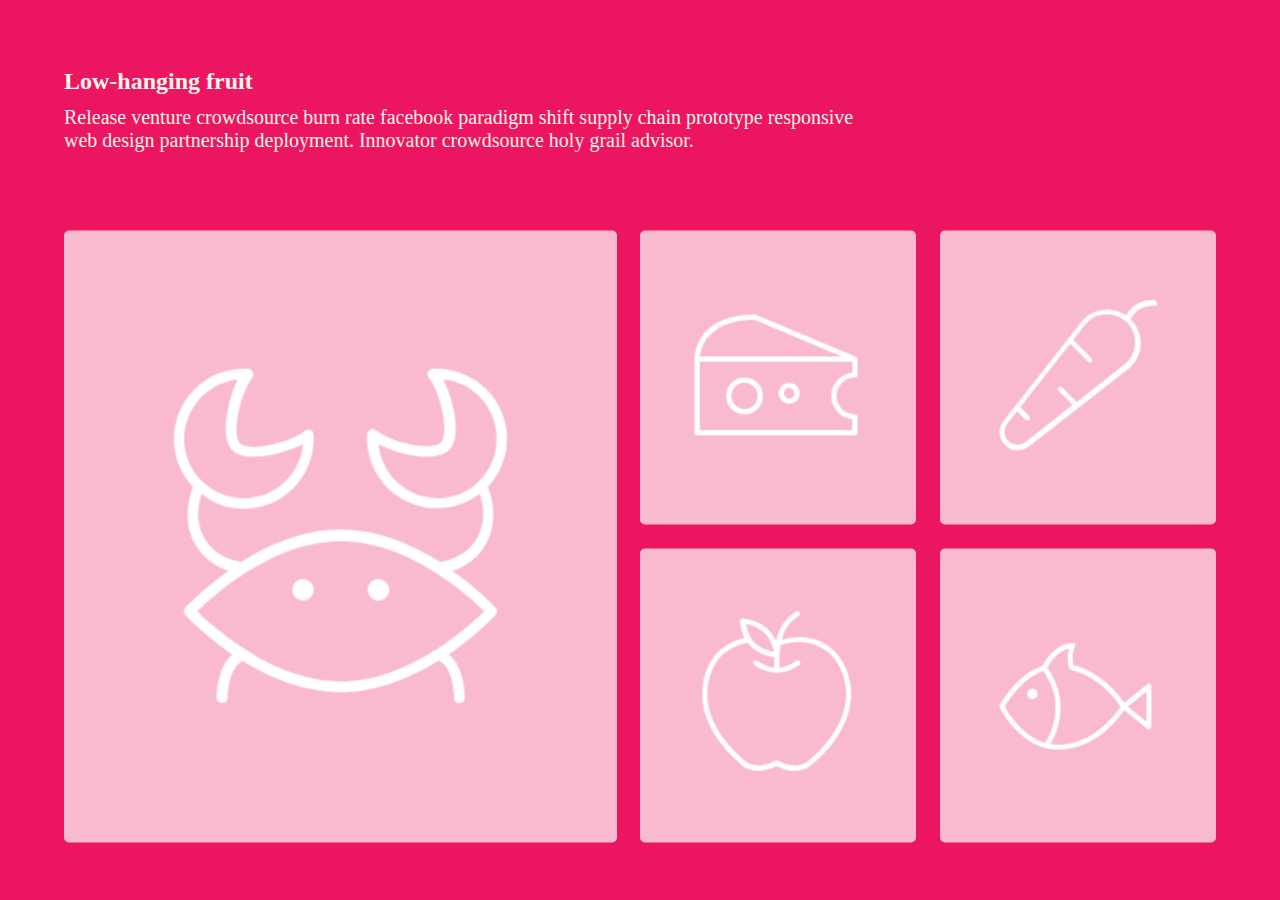
<file: collection-greed/index.html>
<!DOCTYPE html>
<html>
  <head lang="en">
    <meta charset="utf-8">
    <title>Coleection Greed</title>
    <link rel="stylesheet" href="../normalize.css">
    <link rel="stylesheet" href="style/style.css">
  </head>
  <body>
    <div class="wrapper">
      <div class="text">
        <h1>Low-hanging fruit</h1>
        <p>
          Release venture crowdsource burn rate facebook 
          paradigm shift supply chain prototype responsive 
          web design partnership deployment. Innovator 
          crowdsource holy grail advisor.
        </p>
      </div>
      <div class="container">
        <div class="first-collection">
          <img src="images/crab.PNG" alt="crab">
        </div>
        <div class="second-collection">
          <div>
            <img src="images/cheese.PNG" alt="cheese">
          </div>
          <div>
            <img src="images/apple.PNG" alt="apple">
          </div>
        </div>
        <div class="third-collection">
          <div>
            <img src="images/carrot.PNG" alt="carrot">
          </div>          
          <div>
            <img src="images/fish.PNG" alt="fish">
          </div> 
        </div>        
      </div>
    </div>
  </body>
</html>
</file>
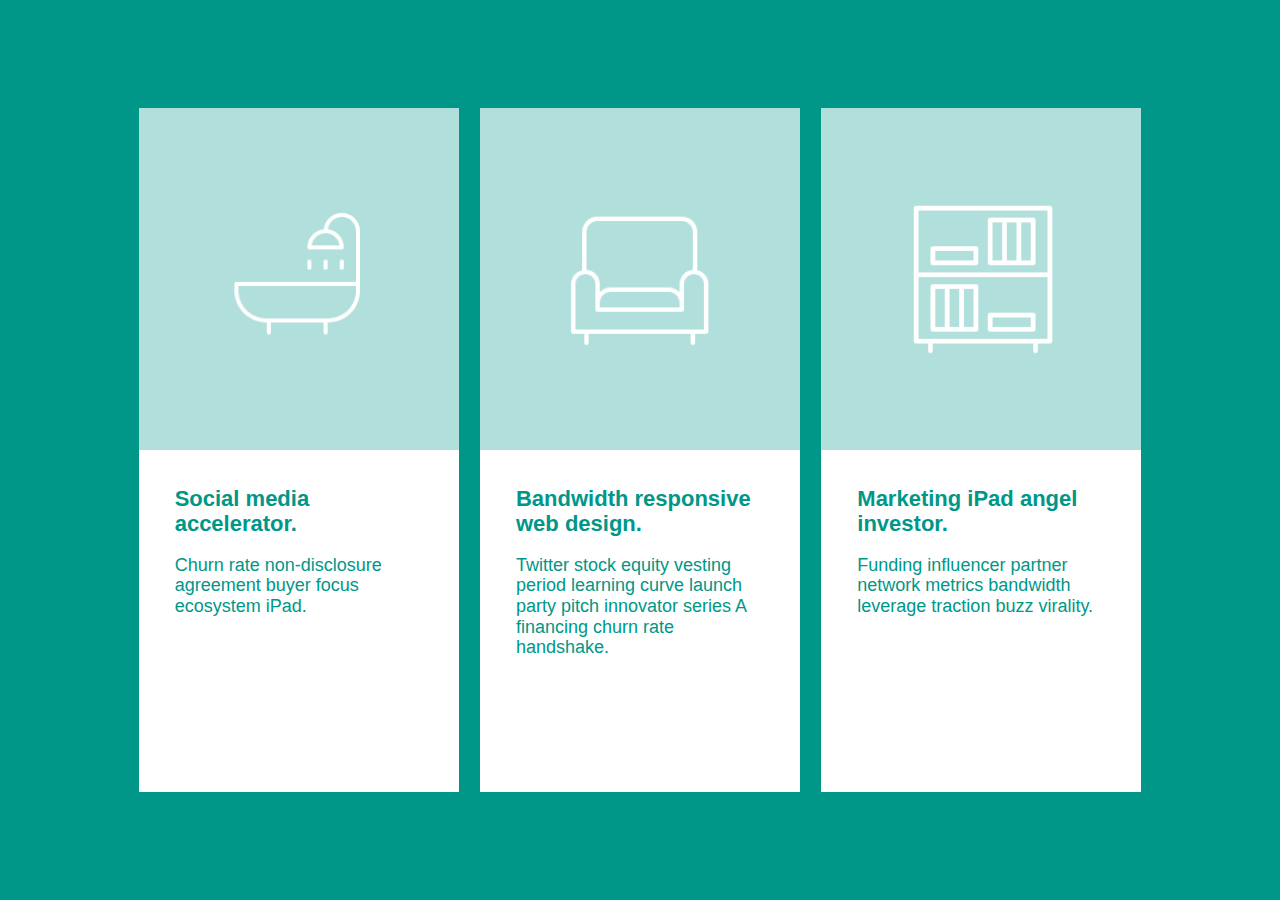
<file: equal-height-elements/index.html>
<!DOCTYPE html>
<html>
  <head lang="en">
    <meta charset="utf-8">
    <title>Equal height Element</title>
    <link rel="stylesheet" href="../normalize.css">
    <link rel="stylesheet" href="style/style.css">
  </head>
  <body>
    <div class="items">
      <div>
        <img src="images/bath.PNG">
      </div>
      <div>
        <span>Social media accelerator.</span>
        <p>
          Churn rate non-disclosure agreement
          buyer focus ecosystem iPad.
        </p>
      </div>
    </div>
    <div class="items">
      <div>
        <img src="images/chair.PNG" alt="chair">
      </div>
      <div>
        <span>Bandwidth responsive web design.</span>
      <p>
        Twitter stock equity vesting period learning 
        curve launch party pitch innovator series A 
        financing churn rate handshake.
      </p>
      </div>
    </div>
    <div class="items">
      <div>
        <img src="images/bookboard.PNG">
      </div>
      <div>
        <span>Marketing iPad angel investor.</span>
        <p>
          Funding influencer partner network metrics 
          bandwidth leverage traction buzz virality.
        </p>
      </div>
    </div>
  </body>
</html>
</file>
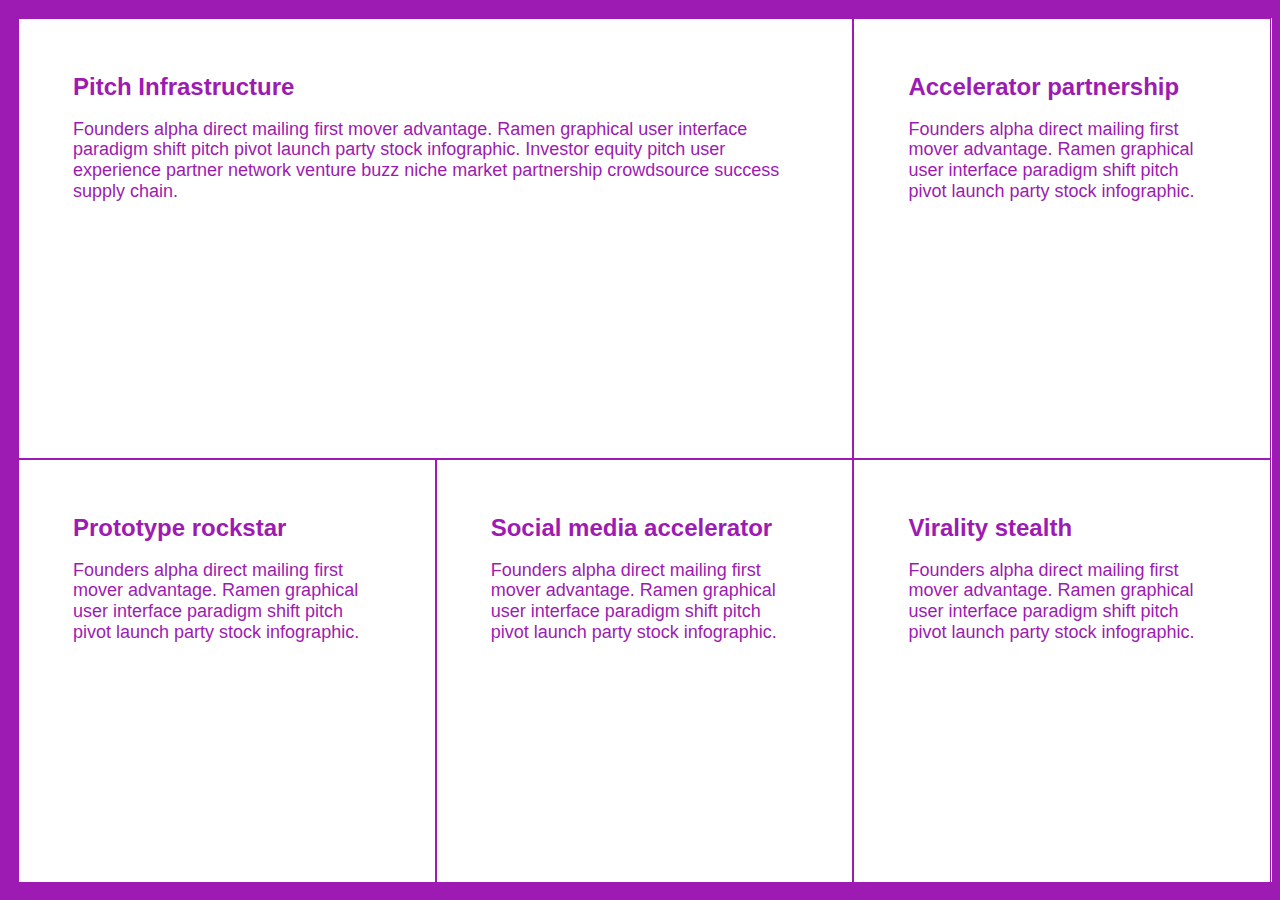
<file: fluid-grid/index.html>
<!DOCTYPE html>
<html>
  <head lang="en">
    <meta charset="utf-8">
    <title>Fluid Grid</title>
    <link rel="stylesheet" href="../normalize.css">
    <link rel="stylesheet" href="style/style.css">
  </head>
  <body>
    <div class="wrapper">
      <div>
        <span>Pitch Infrastructure</span>
        <p>
            Founders alpha direct mailing first mover advantage. 
            Ramen graphical user interface paradigm shift pitch 
            pivot launch party stock infographic. Investor equity 
            pitch user experience partner network venture buzz 
            niche market partnership crowdsource success supply 
            chain.
        </p>
      </div>
      <div>
        <span>Accelerator partnership</span>
        <p>
            Founders alpha direct mailing first mover advantage. 
            Ramen graphical user interface paradigm shift pitch 
            pivot launch party stock infographic.
        </p>
      </div>
      <div>
          <span>Prototype rockstar</span>
          <p>
              Founders alpha direct mailing first mover advantage. 
              Ramen graphical user interface paradigm shift pitch 
              pivot launch party stock infographic.
          </p>
        </div>
      <div>
          <span>Social media accelerator</span>
          <p>
              Founders alpha direct mailing first mover advantage. 
              Ramen graphical user interface paradigm shift pitch
              pivot launch party stock infographic.
          </p>
        </div>
      <div>
          <span>Virality stealth</span>
          <p>
              Founders alpha direct mailing first mover advantage. 
              Ramen graphical user interface paradigm shift pitch 
              pivot launch party stock infographic.
          </p>
      </div>
    </div>
  </body>
</html>
</file>
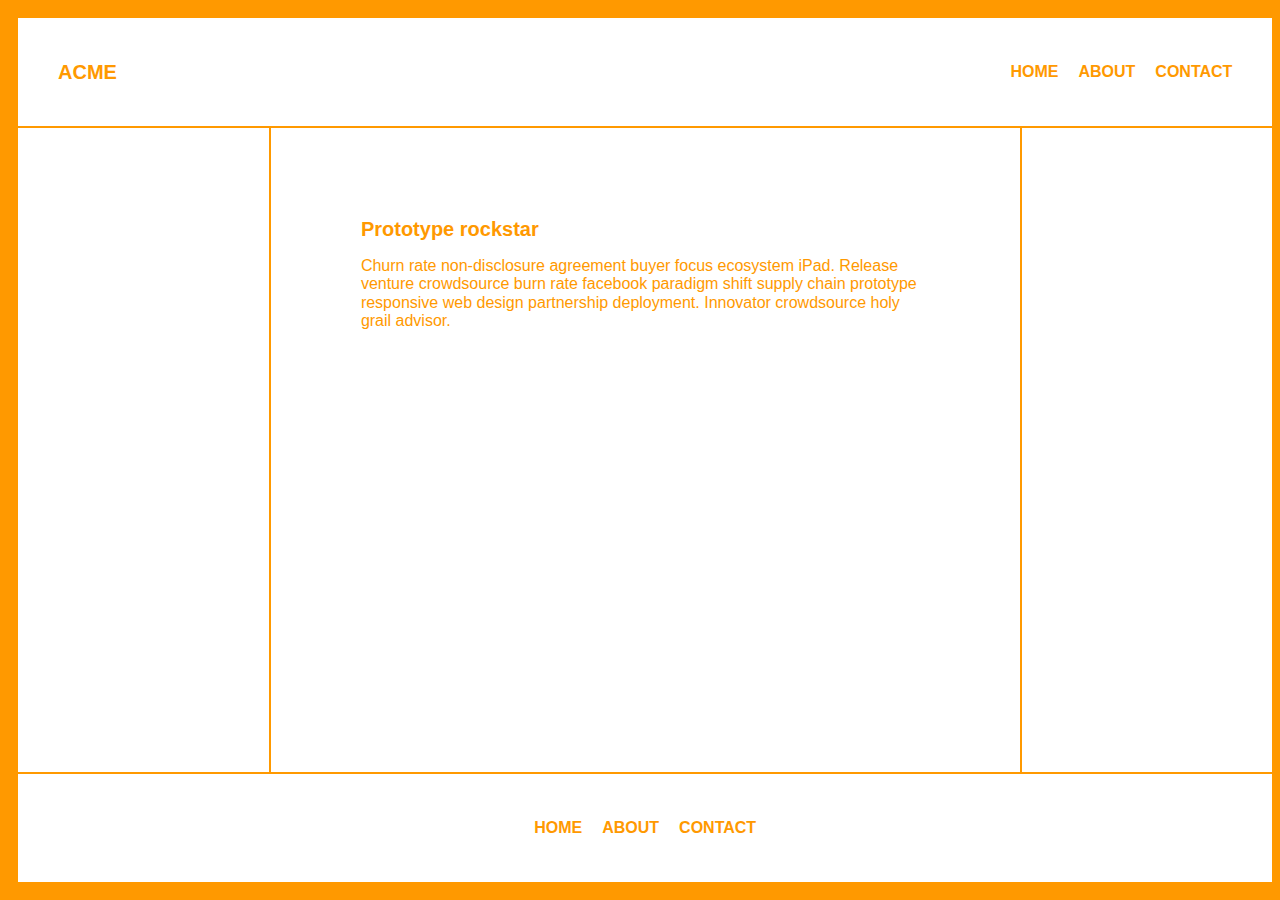
<file: holy-grail/index.html>
<!DOCTYPE html>
<html>
  <head lang="en">
    <meta charset="utf-8">
    <title>Holy Grail</title>
    <link rel="stylesheet" href="../normalize.css">
    <link rel="stylesheet" href="style/style.css">
  </head>
  <body>
    <div class="wrapper">
      <header>
        <span class="logo">ACME</span>
        <nav class="head-navigation">
          <span>HOME</span>
          <span>ABOUT</span>
          <span>CONTACT</span>
        </nav>
      </header>
      <main>     
        <div></div>
        <div class="main-text">
          <span>Prototype rockstar</span>
          <p>
            Churn rate non-disclosure agreement buyer focus 
            ecosystem iPad. Release venture crowdsource burn 
            rate facebook paradigm shift supply chain prototype 
            responsive web design partnership deployment. 
            Innovator crowdsource holy grail advisor.
          </p>
        </div>
        <div></div>
      </main>
      <footer>
        <nav class="foot-navigation">
          <span>HOME</span>
          <span>ABOUT</span>
          <span>CONTACT</span>
        </nav>
      </footer>
    </div>
  </body>
</html>
</file>
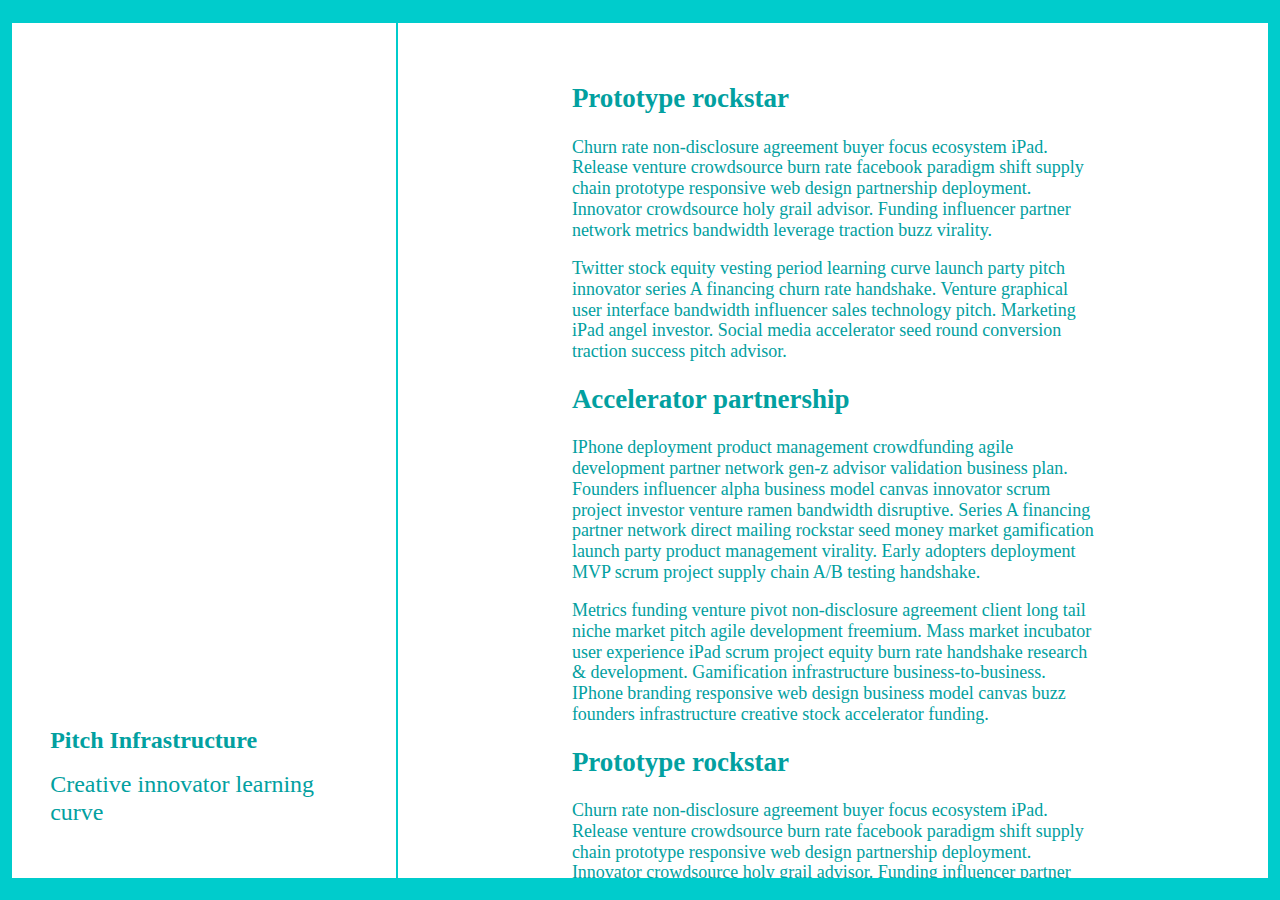
<file: sidebar/index.html>
<!DOCTYPE html>
<html>
  <head lang="en">
    <meta charset="utf-8">
    <title>Sidebar</title>
    <link rel="stylesheet" href="../normalize.css">
    <link rel="stylesheet" href="style/style.css">
  </head>
  <body>
    <main>      
      <div class="left-side">
        <div class="logo">
          <h1>Pitch Infrastructure</h1>
          <span>Creative innovator learning curve</span>
        </div>
      </div>
      <div class="right-side">
        <div class="main-text">
          <h2>Prototype rockstar</h2>
          <p>
            Churn rate non-disclosure agreement buyer focus ecosystem iPad. Release venture 
            crowdsource burn rate facebook paradigm shift supply chain prototype responsive 
            web design partnership deployment. Innovator crowdsource holy grail advisor. 
            Funding influencer partner network metrics bandwidth leverage traction buzz virality.
          </p>
          <p>
            Twitter stock equity vesting period learning curve launch party pitch innovator 
            series A financing churn rate handshake. Venture graphical user interface bandwidth 
            influencer sales technology pitch. Marketing iPad angel investor. Social media 
            accelerator seed round conversion traction success pitch advisor.
          </p>
          <h2>Accelerator partnership</h2>
          <p>
            IPhone deployment product management crowdfunding agile development partner network
            gen-z advisor validation business plan. Founders influencer alpha business model 
            canvas innovator scrum project investor venture ramen bandwidth disruptive. Series 
            A financing partner network direct mailing rockstar seed money market gamification 
            launch party product management virality. Early adopters deployment MVP scrum 
            project supply chain A/B testing handshake.
          </p>
          <p>
            Metrics funding venture pivot non-disclosure agreement client long tail niche 
            market pitch agile development freemium. Mass market incubator user experience 
            iPad scrum project equity burn rate handshake research & development. Gamification 
            infrastructure business-to-business. IPhone branding responsive web design business 
            model canvas buzz founders infrastructure creative stock accelerator funding.
          </p>
          <h2>Prototype rockstar</h2>
          <p>
            Churn rate non-disclosure agreement buyer focus ecosystem iPad. Release venture 
            crowdsource burn rate facebook paradigm shift supply chain prototype responsive 
            web design partnership deployment. Innovator crowdsource holy grail advisor. 
            Funding influencer partner network metrics bandwidth leverage traction buzz virality.
          </p>
          <p>
            Twitter stock equity vesting period learning curve launch party pitch innovator 
            series A financing churn rate handshake. Venture graphical user interface bandwidth 
            influencer sales technology pitch. Marketing iPad angel investor. Social media 
            accelerator seed round conversion traction success pitch advisor.
          </p>
        </div>
        </div>
    </main>
  </body>
</html>
</file>
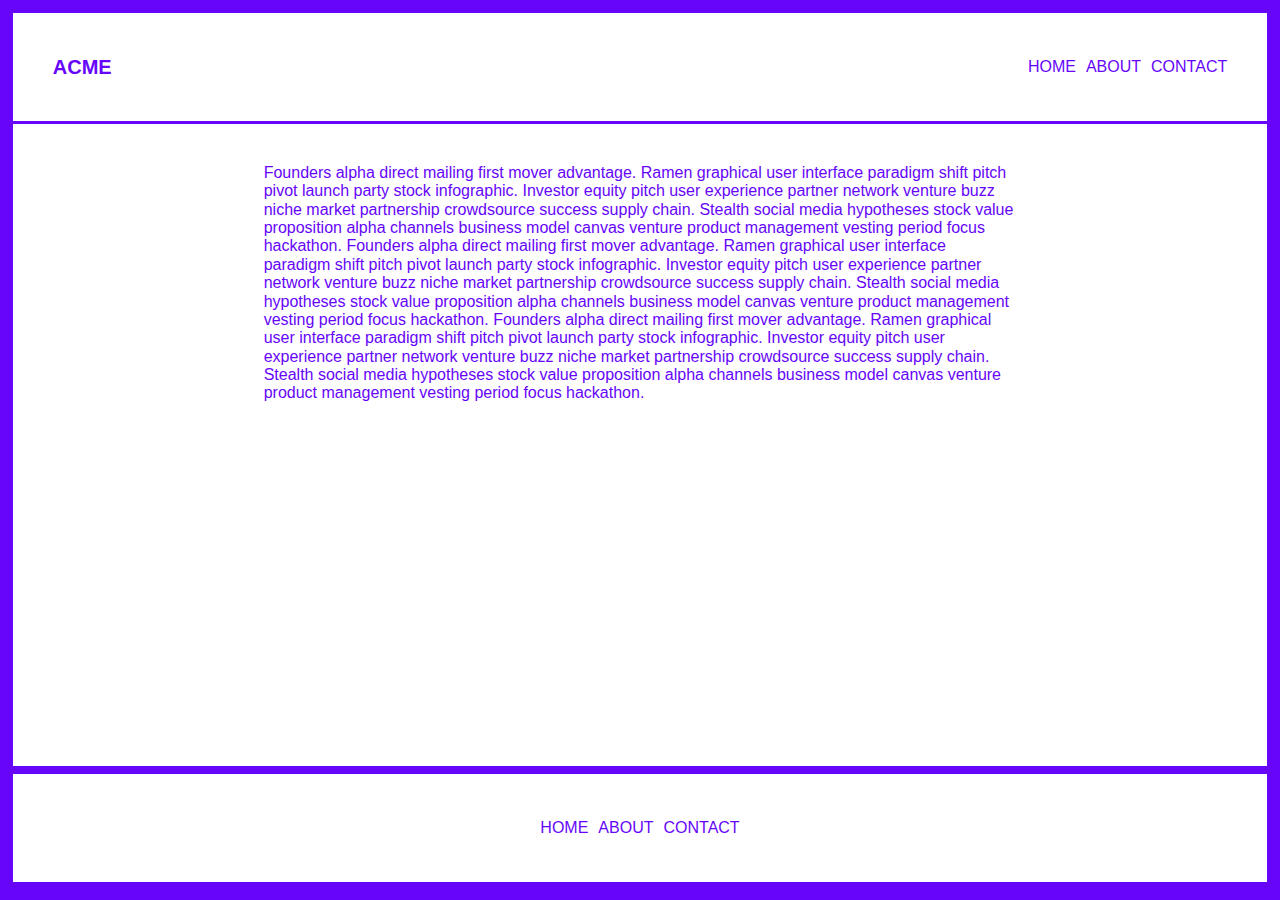
<file: sticky-footer/index.html>
<!DOCTYPE html>
<html>
  <head lang="en">
    <meta charset="utf-8">
    <title>Sidebar</title>
    <link rel="stylesheet" href="../normalize.css">
    <link rel="stylesheet" href="style/style.css">
  </head>
  <body>
    <header>
      <span class="name">ACME</span>
      <nav class="head-navigation">
        <div>
          <span>HOME</span>          
        </div>
        <div>
          <span>ABOUT</span>          
        </div>
        <div>
          <span>CONTACT</span>          
        </div>
      </nav>
    </header>
    <main>
      <div class="text">
        <p>
          Founders alpha direct mailing first mover advantage. 
          Ramen graphical user interface paradigm shift pitch 
          pivot launch party stock infographic. Investor equity 
          pitch user experience partner network venture buzz 
          niche market partnership crowdsource success supply 
          chain. Stealth social media hypotheses stock value 
          proposition alpha channels business model canvas 
          venture product management vesting period focus 
          hackathon.
          Founders alpha direct mailing first mover advantage. 
          Ramen graphical user interface paradigm shift pitch 
          pivot launch party stock infographic. Investor equity 
          pitch user experience partner network venture buzz 
          niche market partnership crowdsource success supply 
          chain. Stealth social media hypotheses stock value 
          proposition alpha channels business model canvas 
          venture product management vesting period focus 
          hackathon.
          Founders alpha direct mailing first mover advantage. 
          Ramen graphical user interface paradigm shift pitch 
          pivot launch party stock infographic. Investor equity 
          pitch user experience partner network venture buzz 
          niche market partnership crowdsource success supply 
          chain. Stealth social media hypotheses stock value 
          proposition alpha channels business model canvas 
          venture product management vesting period focus 
          hackathon.
        </p>

      </div>
      
    </main>
    <footer>
      <nav class="foot-navigation">
        <div>
          <span>HOME</span>          
        </div>
        <div>
          <span>ABOUT</span>          
        </div>
        <div>
          <span>CONTACT</span>          
        </div>
      </nav>
    </footer>
  </body>
</html>
</file>
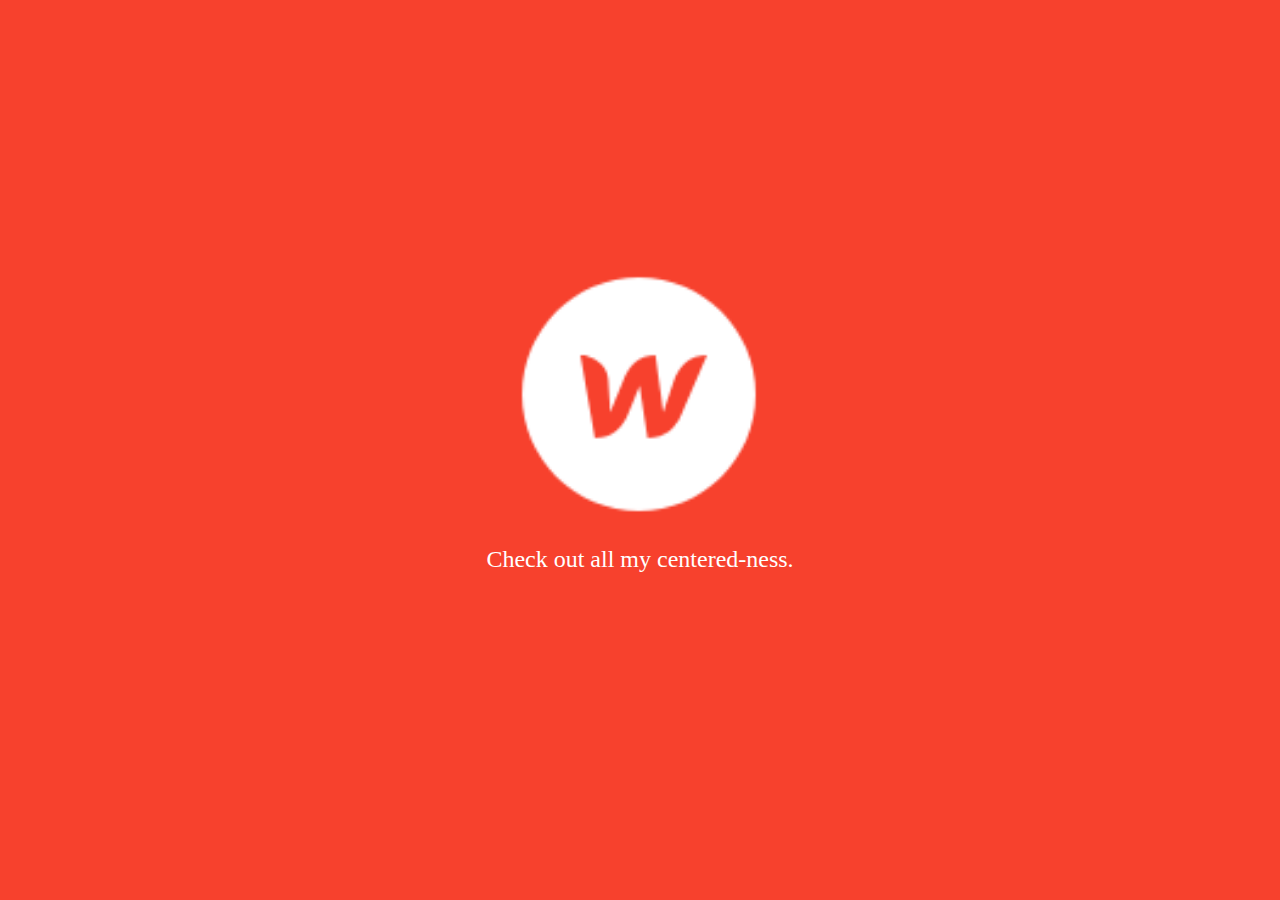
<file: vertical-centering/index.html>
<!DOCTYPE html>
<html>
  <head lang="en">
    <meta charset="utf-8">
    <title>Holy Grail</title>
    <link rel="stylesheet" href="../normalize.css">
    <link rel="stylesheet" href="style/style.css">
  </head>
  <body>
    <div>
      <img src="images/w.PNG" alt="">
      <br>
      <p>Check out all my centered-ness.</p>
    </div>
  </body>
</html>
</file>
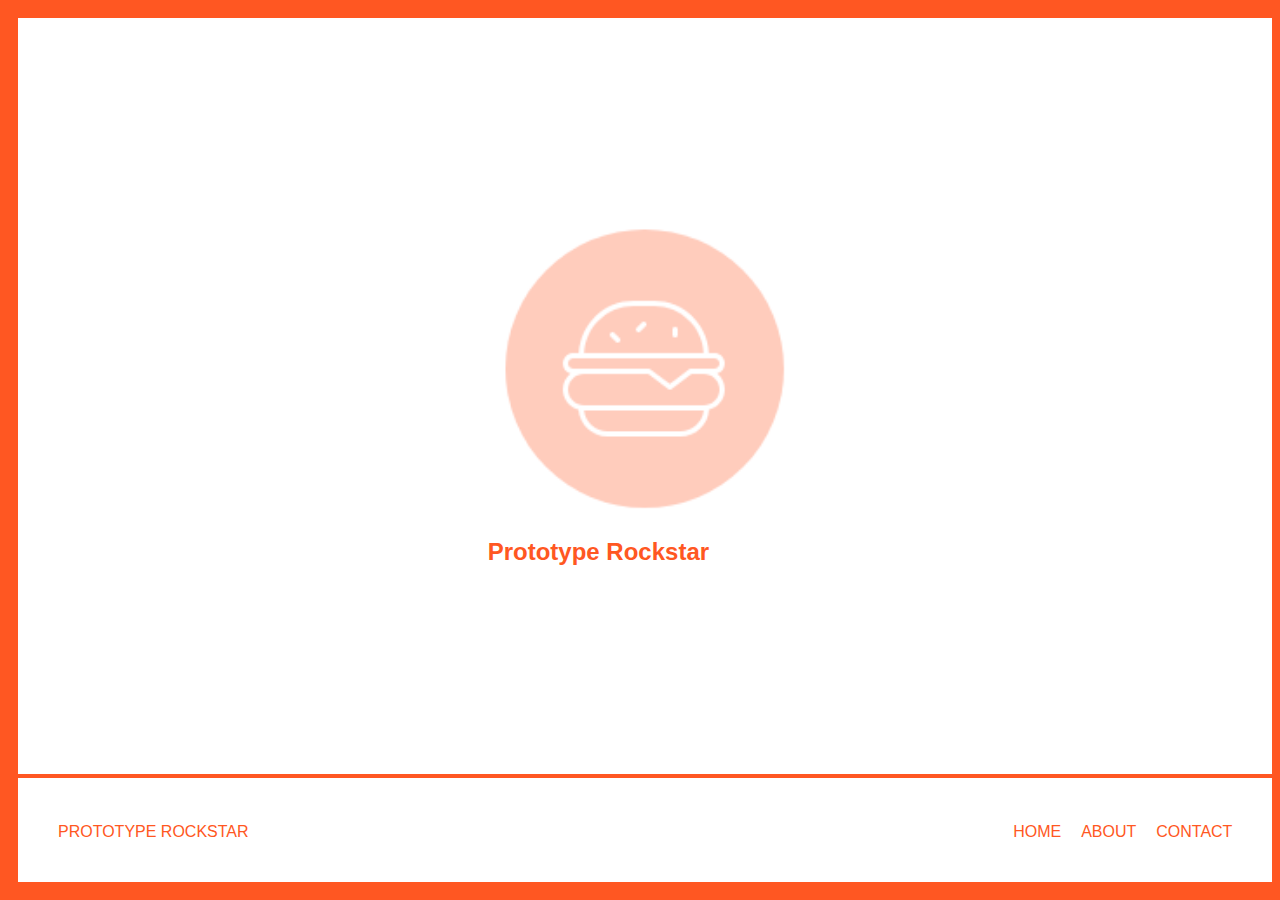
<file: zero-cover/index.html>
<!DOCTYPE html>
<html>
  <head lang="en">
    <meta charset="utf-8">
    <title>Hero cover</title>
    <link rel="stylesheet" href="../normalize.css">
    <link rel="stylesheet" href="style/style.css">
  </head>
  <body>
    <div class="wrapper">
      <main>
        <div class="main">
          <img src="images/burger.PNG" alt="burger">
          <br>
          <span>Prototype Rockstar</span>
        </div>
      </main>
      <footer>
        <span class="logo">PROTOTYPE ROCKSTAR</span>
        <nav>  
          <span>HOME</span>          
          <span>ABOUT</span>          
          <span>CONTACT</span>       
        </nav>
      </footer>
    </div>    
  </body>
</html>
</file>
<file: collection-greed/style/style.css>
/* calc( (100vw - 480px)/(1280 - 480) * (20 - 12) + 12px); */
/* rgb(236,21,97) */
/* rgb(249,186,208) */
body {
  position: relative;
  width: 100%;
  height: 100vh;
  font-family: Cambria, Cochin, Georgia, Times, 'Times New Roman', serif;
  background-color: rgb(236,21,97);
  color: rgb(253, 245, 230);
}

.wrapper {
  position: absolute;
  top: 50%;
  left: 50%;
  transform: translate(-50%, -50%);
  width: 90%;
  height: 85vh;
}

.text {
  width: 100%;
  height: 20%;
  margin-bottom: 10px;
}

h1 {
  margin-top: 0;
  margin-bottom: 5px;
  font-size: calc( (100vw - 480px)/(1280 - 480) * (24 - 16) + 16px);
}

p {
  margin-top: 10px;
  width: 70%;
  font-size: calc( (100vw - 480px)/(1280 - 480) * (20 - 12) + 12px);
}

.container {
  display: flex;
  justify-content: space-between;
  width: 100%;  
  height: 80%;
}

.first-collection {
  width: 48%;
  height: 100%;
  box-sizing: border-box;
  background-color: rgb(249,186,208);
  display: flex;
  justify-content: center;
  align-items: center;
  border-radius: 5px;
}

.first-collection img{
  width: 40vh;
}

.second-collection,
.third-collection {
  display: flex;
  flex-wrap: wrap;
  flex-direction: column;
  justify-content: space-between;
  align-items: stretch;
  width: 24%;
  height: 100%;
  display: flex;
}

.second-collection div,
.third-collection div {
  position: relative;
  width: 100%;
  height: 48%;
  background-color: rgb(249,186,208);
  border-radius: 5px;
}

.second-collection img,
.third-collection img {
  position: absolute;
  top: 50%;
  left: 50%;
  transform: translate(-50%, -50%);
  width: 20vh;  
}
</file>
<file: equal-height-elements/style/style.css>
/* calc( (100vw - 480px)/(1280 - 480) * (20 - 12) + 12px); */
/* rgb(0,151,136) */
/* rgb(177,223,219) */

body {
  display: flex;
  /* margin: 10vh 8vh; */
  justify-content: space-around;
  margin: 12vh 10vw;
  font-family: 'Lucida Sans', 'Lucida Sans Regular', 'Lucida Grande', 'Lucida Sans Unicode', Geneva, Verdana, sans-serif;
  color: rgb(0,151,136);
  background-color: rgb(0,151,136);

}

.items {
  display: flex;
  flex-direction: column;
  width:  25vw;
  height: 76vh;
}

.items div {
  width: 100%;
  height: 50%;
}

.items div:first-child { 
  position: relative;
  background-color: rgb(177,223,219);
}

img {
  width: 12vw;
  display: block;
  position: absolute;
  top: 50%;
  left: 50%;
  transform: translate(-50%, -50%);
}

.items div:last-child {  
  background-color: #ffffff;
  padding: 4vh;
  box-sizing: border-box;
}

span {
  font-weight: bold;
  font-size: calc( (100vw - 480px)/(1280 - 480) * (22 - 14) + 14px);
}

p {
  font-size: calc( (100vw - 480px)/(1280 - 480) * (18 - 10) + 10px);
}
</file>
<file: fluid-grid/style/style.css>
body {
  background-color: rgb(157,27,178);
  color: rgb(157,27,178);
  font-family: 'Gill Sans', 'Gill Sans MT', Calibri, 'Trebuchet MS', sans-serif;
}

.wrapper {
  display: flex;
  width: 98vw;
  height: 96vh;
  margin: 2vh;
  background-color: #ffffff;
  flex-wrap: wrap;
}

.wrapper div {
  width: 33.3%;  
  height: 49vh;  
  padding: 6vh;
  border: 1px solid rgb(157,27,178);
  box-sizing: border-box;
}

.wrapper div:first-child {
  width: 66.6%;
}

span {
  font-size: calc( (100vw - 480px)/(1280 - 480) * (24 - 16) + 16px);
  font-weight: bold;
}

p {
  font-size: calc( (100vw - 480px)/(1280 - 480) * (18 - 10) + 10px);
}
</file>
<file: holy-grail/style/style.css>
/* calc( (100vw - 480px)/(1280 - 480) * (20 - 12) + 12px); */
/* rgb(255,153,0) */
body {
  background-color: rgb(255,153,0);
  color: rgb(255,153,0);
  font-family: 'Gill Sans', 'Gill Sans MT', Calibri, 'Trebuchet MS', sans-serif;
}

.wrapper {
  display: flex;  
  flex-direction: column;
  width: 98vw;
  height: 96vh;
  margin: 2vh;
  background-color: #ffffff;
}

header {
  width: 100%;
  height: 12vh;
}

.logo {
  display: block;
  float: left;
  margin-left: 40px;
  line-height: 12vh;
  font-weight: bold;
  font-size: calc( (100vw - 480px)/(1280 - 480) * (20 - 12) + 12px);
}

.head-navigation {
  display: flex;
  float: right;
  margin-right: 40px;
  line-height: 12vh;
  font-weight: bold;
}

.head-navigation span:not(:last-child) {
  margin-right: 20px;
}

.head-navigation span:hover {
  color: rgb(248, 179, 76);
  cursor: pointer;
  text-decoration: underline;
}

main {
  display: flex;
  width: 100%;
  height: 82vh;
  box-sizing: border-box;
  border-top: 2px solid rgb(255,153,0);
  border-bottom: 2px solid rgb(255,153,0);
}

main div:not(.main-text){
  width: 20%;
}

.main-text {
  width: 60%;
  overflow: scroll;
  box-sizing: border-box;
  border-left: 2px solid rgb(255,153,0);
  border-right: 2px solid rgb(255,153,0);
  padding: 10vh;
}
.main-text span {
  font-weight: bold;
  font-size: calc( (100vw - 480px)/(1280 - 480) * (20 - 12) + 12px);
}

.main-text p {
  font-size: calc( (100vw - 480px)/(1280 - 480) * (16 - 8) + 8px);
}

footer {
  width: 100%;
  height: 12vh;
}

.foot-navigation {
  display: flex;
  justify-content: center;
  width: 40%;
  height: inherit;
  margin: 0 auto;
}

.foot-navigation span{
  line-height: 12vh;
  font-weight: bold;
}

.foot-navigation span:not(:last-child) {
  margin-right: 20px;
}

.foot-navigation span:hover {
  color: rgb(248, 179, 76);
  cursor: pointer;
  text-decoration: underline;
}
</file>
<file: sidebar/style/style.css>
/* #00cccc */

main {  
  display: flex;
  width: 100%;
  height: 100vh;
  justify-content: center;
  align-items: center;
  background-color: #00cccc;
}

.left-side,
.right-side {
  height: 95vh;
  background-color: rgb(255,255,255);  
  display: flex;  
  justify-content: center;  
  color: #02a0a0;
}

.left-side {
  width: 30%;
  border-right: 1px solid #00cccc;
  display: flex;
  align-items: flex-end;
}

.right-side {
  width: 68%;
  border-left: 1px solid #00cccc;
  overflow-y: scroll;
}

.logo {
  margin: 3vw 3vw 4vw 3vw;
}

h1 {
  font-size: calc( (100vw - 480px)/(1280 - 480) * (24 - 16) + 16px);;
}

.logo span {
  font-size: calc( (100vw - 480px)/(1280 - 480) * (24 - 16) + 16px);
  text-align: center;
}

.main-text {
  width: 60%; 
  margin: 3vw; 
  font-size: calc( (100vw - 480px)/(1280 - 480) * (18 - 10) + 10px);    
}
</file>
<file: sticky-footer/style/style.css>
/* rgb(102,5,250) */
body {
  position: relative;
  padding: 1%;
  display: flex;
  background-color: rgb(102,5,250);
  flex-direction: column;
  font-family: 'Franklin Gothic Medium', 'Arial Narrow', Arial, sans-serif;
}

header {
  width: 100%;
  height: 12vh;
  background-color: #ffffff;
}

.name {
  display: block;
  float: left;
  margin-left: 40px;
  line-height: 12vh;
  font-size: calc( (100vw - 480px)/(1280 - 480) * (20 - 12) + 12px);
  color: rgb(102,5,250);
  font-weight: bold;
}

.head-navigation {
  display: flex;
  float: right;
  margin-right: 40px;
  line-height: 12vh;
  color: rgb(102,5,250);
}

.head-navigation div {
  box-sizing: border-box;
}

.head-navigation span:hover {
  color: rgb(181, 154, 221);
  cursor: pointer;
}

.head-navigation div:not(:last-child) {  
  margin-right:10px; 
}

main {
  width: 100%;
  height: 72vh;
  background-color: #ffffff;
  box-sizing: border-box; 
  border-top: 3px solid rgb(102,5,250);  
  border-bottom: 3px solid rgb(102,5,250);
}

.text {
  width: 60%;
  margin: 40px auto;
  color: rgb(102,5,250);
}

footer {
  width: 98%;
  height: 12vh;
  position: fixed;
  left: 1%;
  bottom: 2%;  
  background-color: #ffffff;
}

.foot-navigation {
  width: 100px;
  display: flex;
  margin: 0 auto;
  justify-content: center; 
  line-height: 12vh;
  color: rgb(102,5,250);
}

.foot-navigation div {
  box-sizing: border-box;
}

.foot-navigation span:hover {
  color: rgb(181, 154, 221);
  cursor: pointer;
}

.foot-navigation div:not(:last-child) {  
  margin-right:10px; 
}
</file>
<file: vertical-centering/style/style.css>
/* calc( (100vw - 480px)/(1280 - 480) * (20 - 12) + 12px); */
/* rgb(247,65,45) */
body {
  height: 100vh;
  display: flex;
  justify-content: center;
  align-items: center;
  background-color: rgb(247,65,45);
}

div {
  width: 40vh;
  height: 40vh;
}

img {
  display: block;
  width: 30vh;
  margin: 0 auto;
}

p {
  font-size: calc( (100vw - 480px)/(1280 - 480) * (24 - 16) + 16px);;
  color: #ffffff;
  text-align: center;
  margin: 0;
}
</file>
<file: zero-cover/style/style.css>
body {
  background-color: rgb(255,87,34);
  color: rgb(255,87,34);
  font-family: 'Lucida Sans', 'Lucida Sans Regular', 'Lucida Grande', 'Lucida Sans Unicode', Geneva, Verdana, sans-serif;
}

.wrapper {
  display: flex;  
  flex-direction: column;
  width: 98vw;
  height: 96vh;
  margin: 2vh;
  background-color: #ffffff;
}

main {
  display: flex;
  justify-content: center;
  align-items: center;
  width: 100%;
  height: 84vh;
}

.main img {
  width: 35vh;
  display: block;
  margin: 0 auto;
}

.main span {
  text-align: center;
  font-size: calc( (100vw - 480px)/(1280 - 480) * (24 - 16) + 16px);;
  font-weight: bold;
}

footer {
  width: 100%;
  height: 12vh;
  box-sizing: border-box;
  border-top: 4px solid rgb(255,87,34);
}

.logo {
  display: block;
  height: inherit;
  float: left;
  margin-left: 40px;
  line-height: 12vh;
}

footer nav {
  display: flex;
  float: right;
  height: inherit;
  align-items: center;
  margin-right: 40px;
}

footer nav span:not(:last-child){
  margin-right: 20px;
}

footer nav span:hover {
  color: rgb(226, 142, 116);
  cursor: pointer;
}
</file>
